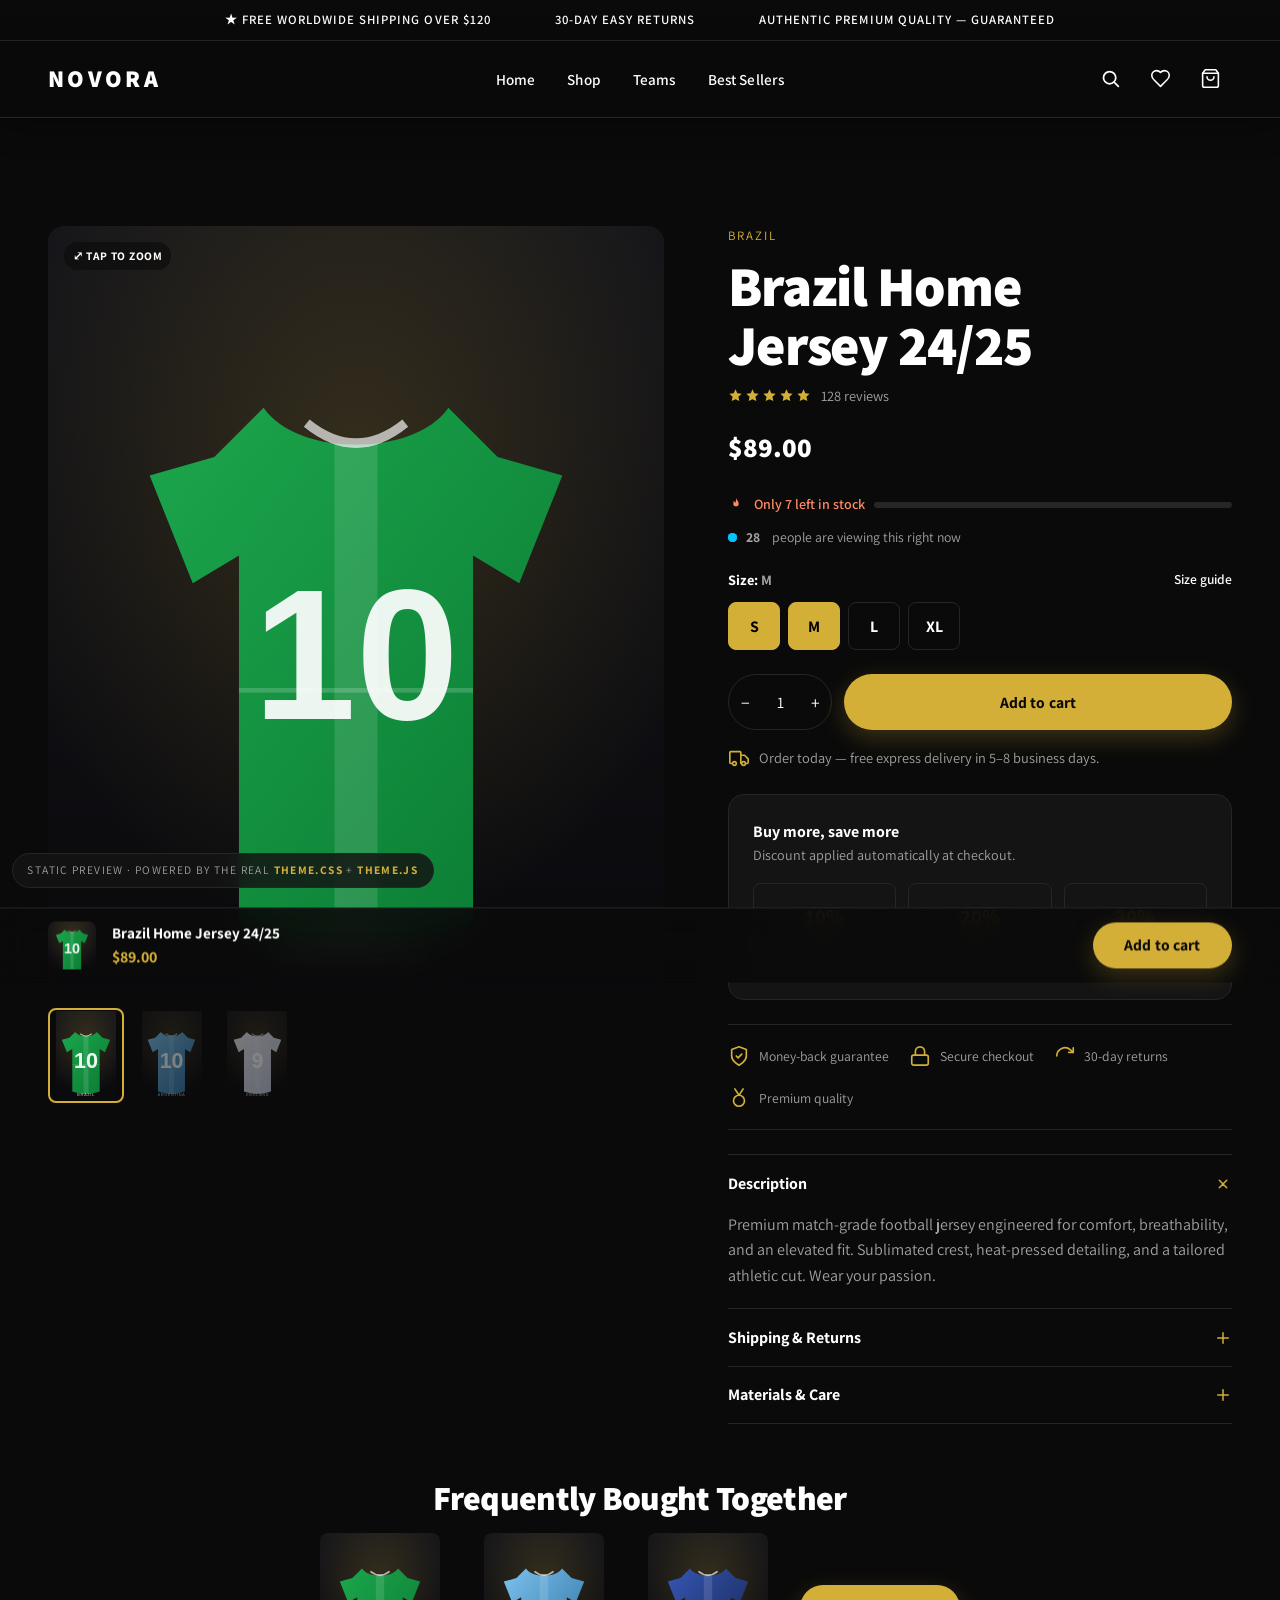
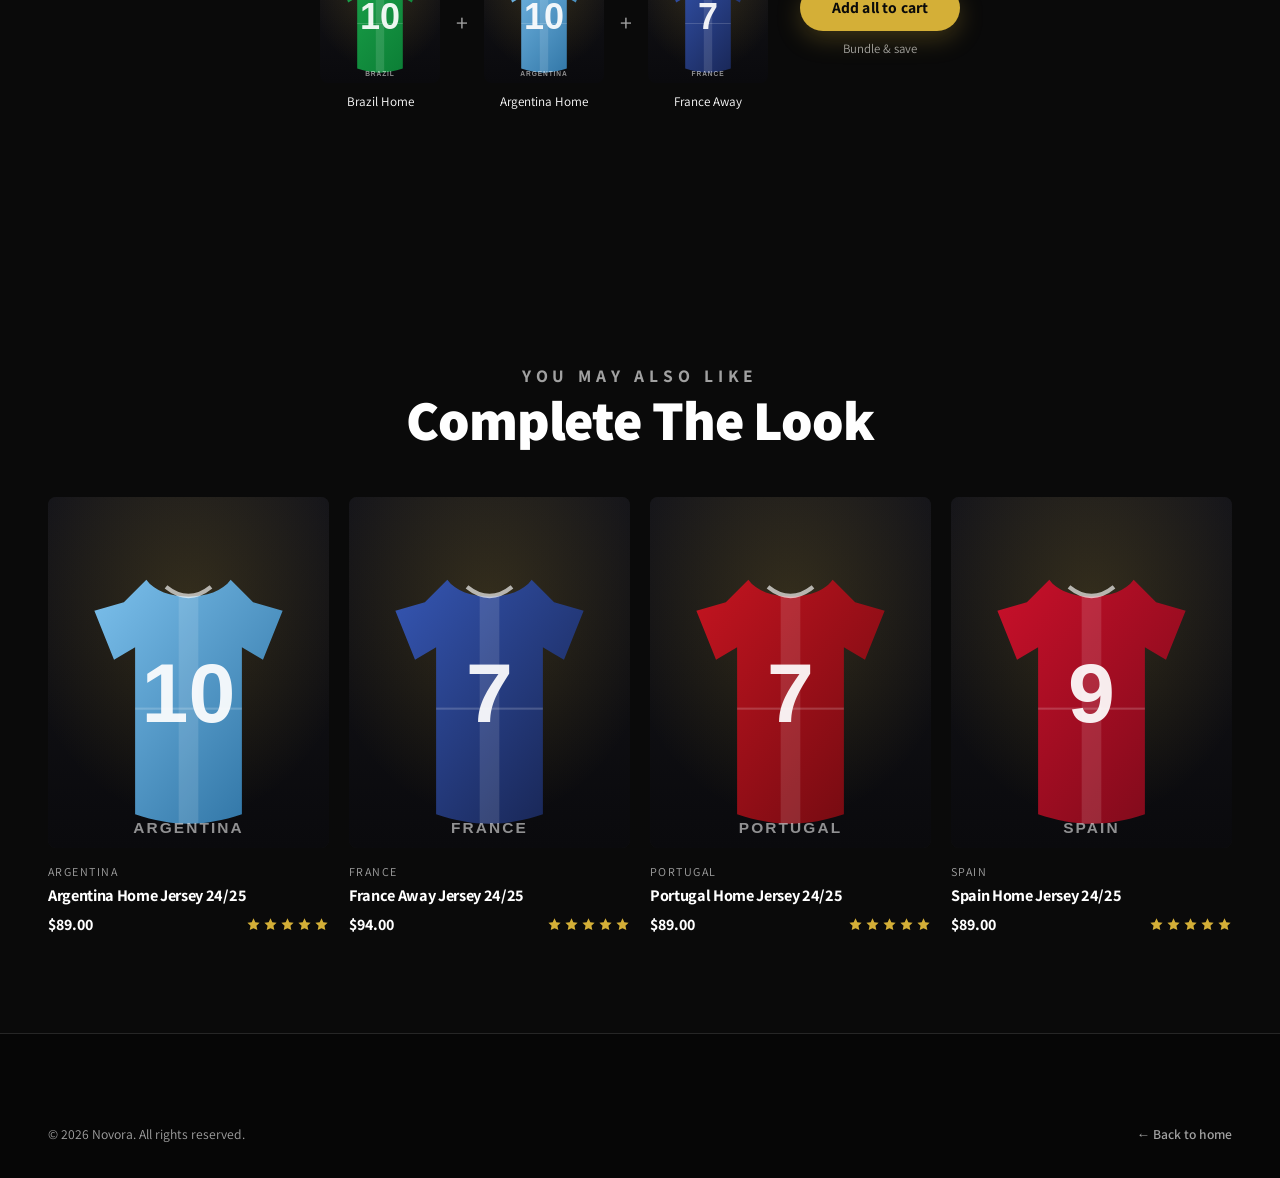
<file: preview/product.html>
<!doctype html>
<html lang="en" data-button-style="pill">
<head>
  <meta charset="utf-8">
  <meta name="viewport" content="width=device-width, initial-scale=1, viewport-fit=cover">
  <title>Brazil Home Jersey 24/25 — Novora</title>
  <link rel="preconnect" href="https://fonts.googleapis.com">
  <link rel="preconnect" href="https://fonts.gstatic.com" crossorigin>
  <link href="https://fonts.googleapis.com/css2?family=Assistant:wght@400;600;700;800&display=swap" rel="stylesheet">
  <link rel="stylesheet" href="../assets/theme.css">
  <style>
    :root{
      --page-width:1400px; --section-spacing:96px; --radius:8px;
      --color-bg:#0A0A0A; --color-surface:#141414; --color-text:#FFFFFF; --color-muted:#A1A1A1;
      --color-accent:#D4AF37; --color-highlight:#00C2FF; --color-border:#262626; --color-button-text:#0A0A0A;
      --heading-scale:1.1; --body-scale:1;
      --font-heading:'Assistant',-apple-system,BlinkMacSystemFont,'Segoe UI',Roboto,sans-serif;
      --font-body:'Assistant',-apple-system,BlinkMacSystemFont,'Segoe UI',Roboto,sans-serif;
    }
    .preview-ribbon{position:fixed;bottom:12px;left:12px;z-index:120;background:rgba(20,20,20,.85);backdrop-filter:blur(8px);
      border:1px solid var(--color-border);border-radius:999px;padding:.45rem .9rem;font-size:.72rem;letter-spacing:.12em;
      text-transform:uppercase;color:var(--color-muted)}
    .preview-ribbon b{color:var(--color-accent)}
  </style>
</head>
<body class="template-product">
<a class="skip-to-content" href="#MainContent">Skip to content</a>

<div class="announcement-bar"><div class="page-width"><div class="announcement-bar__track">
  <span>★ Free worldwide shipping over $120</span><span>30-day easy returns</span><span>Authentic premium quality — guaranteed</span>
</div></div></div>

<div class="header-wrap" data-header data-scrolled="false" data-transparent="false">
  <header class="site-header"><div class="page-width"><div class="site-header__inner">
    <button class="header-icon nav-toggle" data-open="MobileMenu" aria-label="Menu"><svg viewBox="0 0 24 24" width="24" height="24" fill="none" stroke="currentColor" stroke-width="2" stroke-linecap="round"><path d="M3 6h18M3 12h18M3 18h18"/></svg></button>
    <a href="index.html" class="site-logo">NOVORA</a>
    <nav class="header-nav" aria-label="Menu">
      <div class="header-nav__item"><a href="index.html" class="header-nav__link">Home</a></div>
      <div class="header-nav__item"><a href="product.html" class="header-nav__link">Shop</a></div>
      <div class="header-nav__item"><a href="index.html#teams" class="header-nav__link">Teams</a></div>
      <div class="header-nav__item"><a href="index.html#sellers" class="header-nav__link">Best Sellers</a></div>
    </nav>
    <div class="header-actions">
      <button class="header-icon" data-open="SearchModal" aria-label="Search"><svg viewBox="0 0 24 24" width="21" height="21" fill="none" stroke="currentColor" stroke-width="2" stroke-linecap="round"><circle cx="11" cy="11" r="7"/><path d="m21 21-4.3-4.3"/></svg></button>
      <a href="#" class="header-icon" style="position:relative" aria-label="Wishlist"><svg viewBox="0 0 24 24" width="21" height="21" fill="none" stroke="currentColor" stroke-width="1.8" stroke-linecap="round" stroke-linejoin="round"><path d="M19 14c1.49-1.46 3-3.21 3-5.5A5.5 5.5 0 0 0 16.5 3c-1.76 0-3 .5-4.5 2-1.5-1.5-2.74-2-4.5-2A5.5 5.5 0 0 0 2 8.5c0 2.3 1.5 4.05 3 5.5l7 7Z"/></svg><span class="header-icon__count" data-wishlist-count hidden>0</span></a>
      <button class="header-icon" data-open="CartDrawer" aria-label="Cart"><svg viewBox="0 0 24 24" width="21" height="21" fill="none" stroke="currentColor" stroke-width="1.8" stroke-linecap="round" stroke-linejoin="round"><path d="M6 2 3 6v14a2 2 0 0 0 2 2h14a2 2 0 0 0 2-2V6l-3-4Z"/><path d="M3 6h18"/><path d="M16 10a4 4 0 0 1-8 0"/></svg><span class="header-icon__count" data-cart-count hidden>0</span></button>
    </div>
  </div></div></header>
</div>

<main id="MainContent">
<section class="section" data-product data-product-handle="brazil-home-2425" style="padding-top:calc(var(--header-height) + 2rem)">
  <div class="page-width"><div class="product">
    <!-- GALLERY -->
    <div class="product-gallery">
      <div class="gallery-main">
        <div class="gallery-main__slide is-active"><img src="img/jersey-1.svg" alt="Brazil Home Jersey front"></div>
        <div class="gallery-main__slide"><img src="img/jersey-2.svg" alt="Brazil Home Jersey detail"></div>
        <div class="gallery-main__slide"><img src="img/jersey-5.svg" alt="Brazil Home Jersey back"></div>
        <span class="badge" style="position:absolute;top:1rem;left:1rem;z-index:3;background:rgba(10,10,10,.6);backdrop-filter:blur(6px)">⤢ Tap to zoom</span>
      </div>
      <div class="gallery-thumbs">
        <button class="gallery-thumb is-active"><img src="img/jersey-1.svg" alt=""></button>
        <button class="gallery-thumb"><img src="img/jersey-2.svg" alt=""></button>
        <button class="gallery-thumb"><img src="img/jersey-5.svg" alt=""></button>
      </div>
    </div>

    <!-- INFO -->
    <div class="product-info" data-buybox>
      <div class="product-info__team">Brazil</div>
      <h1 class="product-info__title h2">Brazil Home Jersey 24/25</h1>
      <div class="product-info__rating">
        <span class="stars" role="img" aria-label="5 out of 5"><svg viewBox="0 0 24 24" width="15" height="15" fill="currentColor"><path d="m12 2 2.9 6.3 6.9.8-5.1 4.7 1.4 6.8L12 17.8 5.9 20.6l1.4-6.8L2.2 9.1l6.9-.8Z"/></svg><svg viewBox="0 0 24 24" width="15" height="15" fill="currentColor"><path d="m12 2 2.9 6.3 6.9.8-5.1 4.7 1.4 6.8L12 17.8 5.9 20.6l1.4-6.8L2.2 9.1l6.9-.8Z"/></svg><svg viewBox="0 0 24 24" width="15" height="15" fill="currentColor"><path d="m12 2 2.9 6.3 6.9.8-5.1 4.7 1.4 6.8L12 17.8 5.9 20.6l1.4-6.8L2.2 9.1l6.9-.8Z"/></svg><svg viewBox="0 0 24 24" width="15" height="15" fill="currentColor"><path d="m12 2 2.9 6.3 6.9.8-5.1 4.7 1.4 6.8L12 17.8 5.9 20.6l1.4-6.8L2.2 9.1l6.9-.8Z"/></svg><svg viewBox="0 0 24 24" width="15" height="15" fill="currentColor"><path d="m12 2 2.9 6.3 6.9.8-5.1 4.7 1.4 6.8L12 17.8 5.9 20.6l1.4-6.8L2.2 9.1l6.9-.8Z"/></svg></span>
        <span>128 reviews</span>
      </div>
      <div class="product-info__price" data-product-price>$89.00</div>

      <div class="urgency-row">
        <div class="low-stock"><svg viewBox="0 0 24 24" width="16" height="16" fill="currentColor"><path d="M12 2c1 3 4 4 4 8a4 4 0 0 1-8 0c0-1 .3-1.8.7-2.5C8 8.5 8 7 8 6c2 1 2.5 2 3 3 .8-1.6 1-4 1-7Z"/></svg> Only 7 left in stock <span class="low-stock__bar"><span class="low-stock__fill" style="width:58%"></span></span></div>
        <div class="visitor-count"><span class="pulse-dot"></span><strong data-visitor>18</strong>&nbsp;people are viewing this right now</div>
      </div>

      <form class="product-form" data-product-form>
        <input type="hidden" name="id" value="2002">
        <div class="product-options">
          <div class="option-group">
            <div class="option-group__head"><span class="option-group__label">Size: <span class="text-muted" data-selected-1>M</span></span>
              <a href="#" class="link-underline" style="font-size:.85rem">Size guide</a></div>
            <div class="size-list">
              <label class="size-chip"><input type="radio" name="Size" value="S">S</label>
              <label class="size-chip is-selected"><input type="radio" name="Size" value="M" checked>M</label>
              <label class="size-chip"><input type="radio" name="Size" value="L">L</label>
              <label class="size-chip"><input type="radio" name="Size" value="XL">XL</label>
            </div>
          </div>
        </div>
        <div class="product-purchase">
          <div class="qty" data-qty>
            <button type="button" data-qty-minus aria-label="Decrease">−</button>
            <input type="text" name="quantity" inputmode="numeric" value="1" data-qty-input aria-label="Quantity">
            <button type="button" data-qty-plus aria-label="Increase">+</button>
          </div>
          <button type="submit" class="btn btn--primary product-atc" data-atc data-add-label="Add to cart" data-sold-label="Sold out">
            <span data-atc-text>Add to cart</span>
          </button>
        </div>
      </form>

      <div class="trust-item mt-2" style="font-size:.9rem">
        <svg viewBox="0 0 24 24" width="20" height="20" fill="none" stroke="var(--color-accent)" stroke-width="1.8" stroke-linecap="round" stroke-linejoin="round"><path d="M14 18V6a1 1 0 0 0-1-1H3a1 1 0 0 0-1 1v11a1 1 0 0 0 1 1h1"/><path d="M14 9h4l4 4v4a1 1 0 0 1-1 1h-1"/><circle cx="7" cy="18" r="2"/><circle cx="17" cy="18" r="2"/></svg>
        <span>Order today — free express delivery in 5–8 business days.</span>
      </div>

      <div class="bundle">
        <strong>Buy more, save more</strong>
        <p class="text-muted mb-0" style="font-size:.88rem">Discount applied automatically at checkout.</p>
        <div class="bundle__tiers">
          <div class="bundle__tier"><strong>10%</strong><span>Buy 2</span></div>
          <div class="bundle__tier"><strong>20%</strong><span>Buy 3</span></div>
          <div class="bundle__tier"><strong>30%</strong><span>Buy 4+</span></div>
        </div>
      </div>

      <div class="trust-row">
        <div class="trust-item"><svg viewBox="0 0 24 24" width="22" height="22" fill="none" stroke="currentColor" stroke-width="1.8" stroke-linecap="round" stroke-linejoin="round"><path d="M12 22s8-4 8-10V5l-8-3-8 3v7c0 6 8 10 8 10Z"/><path d="m9 12 2 2 4-4"/></svg> Money-back guarantee</div>
        <div class="trust-item"><svg viewBox="0 0 24 24" width="22" height="22" fill="none" stroke="currentColor" stroke-width="1.8" stroke-linecap="round" stroke-linejoin="round"><rect x="3" y="11" width="18" height="11" rx="2"/><path d="M7 11V7a5 5 0 0 1 10 0v4"/></svg> Secure checkout</div>
        <div class="trust-item"><svg viewBox="0 0 24 24" width="22" height="22" fill="none" stroke="currentColor" stroke-width="1.8" stroke-linecap="round" stroke-linejoin="round"><path d="M3 12a9 9 0 0 1 15-6.7L21 8"/><path d="M21 3v5h-5"/></svg> 30-day returns</div>
        <div class="trust-item"><svg viewBox="0 0 24 24" width="22" height="22" fill="none" stroke="currentColor" stroke-width="1.8" stroke-linecap="round" stroke-linejoin="round"><circle cx="12" cy="15" r="6"/><path d="M7.5 2 12 9l4.5-7"/></svg> Premium quality</div>
      </div>

      <div class="accordion">
        <div class="accordion__item">
          <button class="accordion__trigger" aria-expanded="true">Description <span class="accordion__icon"><svg viewBox="0 0 24 24" width="18" height="18" fill="none" stroke="currentColor" stroke-width="2" stroke-linecap="round"><path d="M12 5v14M5 12h14"/></svg></span></button>
          <div class="accordion__panel" style="max-height:none"><div class="accordion__panel-inner">Premium match-grade football jersey engineered for comfort, breathability, and an elevated fit. Sublimated crest, heat-pressed detailing, and a tailored athletic cut. Wear your passion.</div></div>
        </div>
        <div class="accordion__item">
          <button class="accordion__trigger" aria-expanded="false">Shipping &amp; Returns <span class="accordion__icon"><svg viewBox="0 0 24 24" width="18" height="18" fill="none" stroke="currentColor" stroke-width="2" stroke-linecap="round"><path d="M12 5v14M5 12h14"/></svg></span></button>
          <div class="accordion__panel"><div class="accordion__panel-inner">Free worldwide shipping over $120. Delivery in 5–8 business days. 30-day easy returns &amp; exchanges.</div></div>
        </div>
        <div class="accordion__item">
          <button class="accordion__trigger" aria-expanded="false">Materials &amp; Care <span class="accordion__icon"><svg viewBox="0 0 24 24" width="18" height="18" fill="none" stroke="currentColor" stroke-width="2" stroke-linecap="round"><path d="M12 5v14M5 12h14"/></svg></span></button>
          <div class="accordion__panel"><div class="accordion__panel-inner">100% premium breathable polyester. Machine wash cold, hang dry. Do not iron print.</div></div>
        </div>
      </div>
    </div>
  </div>

  <!-- FBT -->
  <div class="section--tight" data-reveal>
    <h3 class="text-center">Frequently Bought Together</h3>
    <div class="fbt" style="justify-content:center">
      <div class="fbt__item"><img src="img/jersey-1.svg" alt=""><span style="font-size:.82rem;text-align:center">Brazil Home</span></div>
      <span class="fbt__plus">+</span>
      <div class="fbt__item"><img src="img/jersey-2.svg" alt=""><span style="font-size:.82rem;text-align:center">Argentina Home</span></div>
      <span class="fbt__plus">+</span>
      <div class="fbt__item"><img src="img/jersey-3.svg" alt=""><span style="font-size:.82rem;text-align:center">France Away</span></div>
      <div style="display:flex;flex-direction:column;align-items:center;gap:.5rem;margin-left:1rem">
        <button class="btn btn--primary" data-bundle-add data-ids="1002,1003,2002">Add all to cart</button>
        <span class="text-muted" style="font-size:.8rem">Bundle &amp; save</span>
      </div>
    </div>
  </div>

  <script type="application/json" data-product-json>
  {"options":["Size"],"variants":[
    {"id":2001,"available":true,"price":8900,"compare_at_price":null,"options":["S"]},
    {"id":2002,"available":true,"price":8900,"compare_at_price":null,"options":["M"]},
    {"id":2003,"available":true,"price":8900,"compare_at_price":null,"options":["L"]},
    {"id":2004,"available":false,"price":8900,"compare_at_price":null,"options":["XL"]}
  ]}
  </script>
</section>

<!-- RELATED -->
<section class="section"><div class="page-width">
  <div class="section-head" data-reveal><p class="eyebrow">You May Also Like</p><h2>Complete The Look</h2></div>
  <div class="product-grid" id="relatedGrid"></div>
</div></section>
</main>

<!-- STICKY ATC -->
<div class="sticky-atc" data-sticky-atc data-visible="false"><div class="page-width"><div class="sticky-atc__inner">
  <img src="img/jersey-1.svg" alt="" style="border-radius:8px;width:48px;height:48px;object-fit:cover">
  <div class="sticky-atc__info"><div class="sticky-atc__title">Brazil Home Jersey 24/25</div><div class="sticky-atc__price" data-sticky-price>$89.00</div></div>
  <form class="product-form" data-product-form data-sticky-form><input type="hidden" name="id" value="2002"><input type="hidden" name="quantity" value="1">
    <button type="submit" class="btn btn--primary sticky-atc__btn">Add to cart</button></form>
</div></div></div>

<footer class="site-footer"><div class="page-width">
  <div class="footer-bottom" style="margin-top:0;border-top:0">
    <div>© 2026 Novora. All rights reserved.</div>
    <a href="index.html" class="link-underline">← Back to home</a>
  </div>
</div></footer>

<!-- OVERLAYS -->
<div class="overlay" data-overlay data-active="false"></div>
<aside id="CartDrawer" class="cart-drawer" data-panel aria-hidden="true" role="dialog" aria-label="Your cart">
  <header class="cart-drawer__head"><h2 class="cart-drawer__title">Your cart</h2>
    <button class="cart-drawer__close" data-close aria-label="Close"><svg viewBox="0 0 24 24" width="24" height="24" fill="none" stroke="currentColor" stroke-width="2" stroke-linecap="round"><path d="M18 6 6 18M6 6l12 12"/></svg></button></header>
  <div class="cart-drawer__body" data-cart-body>
    <div class="ship-bar" data-shipbar><div class="ship-bar__text" data-shipbar-text></div><div class="ship-bar__track"><div class="ship-bar__fill" data-shipbar-fill></div></div></div>
    <div class="cart-upsell"><div class="cart-upsell__title">You might also like</div>
      <div class="cart-upsell__item"><img src="img/jersey-5.svg#" alt=""><div><div style="font-weight:600;font-size:.88rem">England Home Jersey</div><div class="text-muted" style="font-size:.82rem">$85.00</div></div><button class="cart-upsell__add" data-upsell-add="1005">Add</button></div>
    </div>
  </div>
  <footer class="cart-drawer__foot" data-cart-foot hidden>
    <div class="cart-discount"><input type="text" placeholder="Discount code"><button class="btn btn--secondary">Apply</button></div>
    <div class="cart-subtotal"><span>Subtotal</span><span data-cart-subtotal></span></div>
    <button class="btn btn--primary btn--full btn--lg">Checkout</button>
    <p class="cart-taxnote">Taxes and shipping calculated at checkout</p>
  </footer>
</aside>
<nav id="MobileMenu" class="mobile-drawer" data-panel aria-hidden="true" aria-label="Menu">
  <div class="flex-between" style="margin-bottom:1.5rem"><span class="site-logo">NOVORA</span>
    <button class="cart-drawer__close" data-close aria-label="Close"><svg viewBox="0 0 24 24" width="24" height="24" fill="none" stroke="currentColor" stroke-width="2" stroke-linecap="round"><path d="M18 6 6 18M6 6l12 12"/></svg></button></div>
  <div class="mobile-drawer__links"><a href="index.html">Home</a><a href="product.html">Shop</a><a href="index.html#teams">Teams</a></div>
</nav>
<div id="SearchModal" class="modal" data-panel aria-hidden="true">
  <div class="modal__backdrop" data-close></div>
  <div class="modal__dialog" style="width:min(640px,100%);align-self:flex-start;margin-top:12vh"><div class="modal__body" style="text-align:left;padding:1.5rem">
    <form style="display:flex;gap:.6rem" onsubmit="event.preventDefault()"><input type="search" placeholder="Search jerseys, teams..." style="flex:1;background:var(--color-bg);border:1px solid var(--color-border);color:#fff;border-radius:999px;padding:0 1.2rem;height:54px"><button class="btn btn--primary">Search</button></form>
  </div></div>
</div>

<div class="preview-ribbon">Static preview · powered by the real <b>theme.css</b> + <b>theme.js</b></div>

<script>
(function(){
  var stars='<span class="stars">'+('<svg viewBox="0 0 24 24" width="15" height="15" fill="currentColor"><path d="m12 2 2.9 6.3 6.9.8-5.1 4.7 1.4 6.8L12 17.8 5.9 20.6l1.4-6.8L2.2 9.1l6.9-.8Z"/></svg>'.repeat(5))+'</span>';
  var heart='<svg viewBox="0 0 24 24" fill="none" stroke="#fff" stroke-width="1.8"><path d="M19 14c1.49-1.46 3-3.21 3-5.5A5.5 5.5 0 0 0 16.5 3c-1.76 0-3 .5-4.5 2-1.5-1.5-2.74-2-4.5-2A5.5 5.5 0 0 0 2 8.5c0 2.3 1.5 4.05 3 5.5l7 7Z"/></svg>';
  var rel=[['1002','Argentina','Argentina Home Jersey 24/25','$89.00',2],['1003','France','France Away Jersey 24/25','$94.00',3],['1004','Portugal','Portugal Home Jersey 24/25','$89.00',4],['1006','Spain','Spain Home Jersey 24/25','$89.00',6]];
  document.getElementById('relatedGrid').innerHTML=rel.map(function(p){
    return '<article class="product-card" data-reveal><a href="product.html" class="product-card__media">'+
      '<img class="product-card__img is-solo media-fade" src="img/jersey-'+p[4]+'.svg" alt="'+p[2]+'">'+
      '<button class="product-card__wishlist" data-wishlist="'+p[0]+'" aria-label="Wishlist">'+heart+'</button>'+
      '<div class="product-card__quickadd"><button class="btn btn--primary btn--full" data-quick-add="'+p[0]+'">Quick add</button></div></a>'+
      '<div class="product-card__body"><div class="product-card__team">'+p[1]+'</div><h3 class="product-card__title"><a href="product.html">'+p[2]+'</a></h3>'+
      '<div class="product-card__meta"><span class="price">'+p[3]+'</span>'+stars+'</div></div></article>';
  }).join('');
})();
</script>
<script src="preview-shim.js"></script>
<script src="../assets/theme.js"></script>
</body>
</html>
</file>
<file: assets/theme.css>
/* ==========================================================================
   NOVORA — Premium Football Jersey Theme
   Design system + components
   ========================================================================== */

/* ---------- Design tokens ---------- */
:root {
  --page-width: 1400px;
  --section-spacing: 96px;
  --radius: 8px;
  --radius-lg: 16px;
  --gutter: clamp(16px, 4vw, 48px);

  --color-bg: #0A0A0A;
  --color-surface: #141414;
  --color-text: #FFFFFF;
  --color-muted: #A1A1A1;
  --color-accent: #D4AF37;
  --color-highlight: #00C2FF;
  --color-border: #262626;
  --color-button-text: #0A0A0A;

  --font-heading: 'Assistant', -apple-system, BlinkMacSystemFont, 'Segoe UI', Roboto, Helvetica, Arial, sans-serif;
  --font-body: 'Assistant', -apple-system, BlinkMacSystemFont, 'Segoe UI', Roboto, Helvetica, Arial, sans-serif;

  --heading-scale: 1.1;
  --body-scale: 1;

  --ease: cubic-bezier(0.22, 1, 0.36, 1);
  --ease-out: cubic-bezier(0.16, 1, 0.3, 1);
  --transition: 400ms var(--ease);

  --shadow-sm: 0 1px 2px rgba(0,0,0,0.4);
  --shadow-md: 0 8px 30px rgba(0,0,0,0.35);
  --shadow-lg: 0 24px 60px rgba(0,0,0,0.5);
  --shadow-glow: 0 0 0 1px rgba(212,175,55,0.18), 0 18px 50px rgba(212,175,55,0.10);

  --header-height: 76px;
}

/* ---------- Reset ---------- */
*, *::before, *::after { box-sizing: border-box; }
html { -webkit-text-size-adjust: 100%; scroll-behavior: smooth; }
@media (prefers-reduced-motion: reduce) {
  html { scroll-behavior: auto; }
  *, *::before, *::after { animation-duration: 0.001ms !important; transition-duration: 0.001ms !important; }
}
body {
  margin: 0;
  font-family: var(--font-body);
  font-size: calc(16px * var(--body-scale));
  line-height: 1.6;
  color: var(--color-text);
  background: var(--color-bg);
  -webkit-font-smoothing: antialiased;
  text-rendering: optimizeLegibility;
  overflow-x: hidden;
}
img, svg, video { display: block; max-width: 100%; height: auto; }
a { color: inherit; text-decoration: none; }
button { font-family: inherit; cursor: pointer; border: 0; background: none; color: inherit; }
input, select, textarea { font-family: inherit; font-size: 1rem; }
ul, ol { margin: 0; padding: 0; list-style: none; }
:focus-visible { outline: 2px solid var(--color-highlight); outline-offset: 3px; border-radius: 2px; }

/* ---------- Typography ---------- */
h1, h2, h3, h4, h5, h6 {
  font-family: var(--font-heading);
  font-weight: 800;
  line-height: 1.05;
  letter-spacing: -0.02em;
  margin: 0 0 0.4em;
  text-wrap: balance;
}
.h1, h1 { font-size: calc(clamp(2.4rem, 6vw, 5rem) * var(--heading-scale)); }
.h2, h2 { font-size: calc(clamp(1.9rem, 4vw, 3.2rem) * var(--heading-scale)); }
.h3, h3 { font-size: calc(clamp(1.4rem, 2.4vw, 2rem) * var(--heading-scale)); }
h4 { font-size: 1.25rem; }
p { margin: 0 0 1em; }
.eyebrow {
  font-size: 0.78rem;
  font-weight: 700;
  letter-spacing: 0.28em;
  text-transform: uppercase;
  color: var(--color-accent);
  margin: 0 0 1rem;
}
.text-muted { color: var(--color-muted); }
.text-gradient {
  background: linear-gradient(100deg, #fff 0%, var(--color-accent) 60%, var(--color-highlight) 120%);
  -webkit-background-clip: text;
  background-clip: text;
  color: transparent;
}

/* ---------- Layout ---------- */
.page-width { max-width: var(--page-width); margin: 0 auto; padding-inline: var(--gutter); }
.section { padding-block: var(--section-spacing); }
.section--tight { padding-block: calc(var(--section-spacing) * 0.6); }
.section-head { max-width: 640px; margin: 0 auto 3rem; text-align: center; }
.section-head--left { margin-inline: 0; text-align: left; max-width: none; }
.section-head p { color: var(--color-muted); font-size: 1.1rem; margin: 0; }
.visually-hidden {
  position: absolute !important; width: 1px; height: 1px; padding: 0; margin: -1px;
  overflow: hidden; clip: rect(0 0 0 0); white-space: nowrap; border: 0;
}
.skip-to-content {
  position: absolute; left: 1rem; top: -60px; z-index: 1000;
  background: var(--color-accent); color: #000; padding: 0.6rem 1rem; border-radius: var(--radius);
  transition: top 200ms var(--ease);
}
.skip-to-content:focus { top: 1rem; }

/* ---------- Buttons ---------- */
.btn {
  --btn-radius: 999px;
  display: inline-flex; align-items: center; justify-content: center; gap: 0.55em;
  padding: 0.95em 2em; font-weight: 700; font-size: 0.98rem; letter-spacing: 0.01em;
  border-radius: var(--btn-radius); position: relative; overflow: hidden; isolation: isolate;
  transition: transform var(--transition), box-shadow var(--transition), background var(--transition), color var(--transition);
  white-space: nowrap; line-height: 1;
}
[data-button-style="square"] .btn, [data-button-style="square"] { --btn-radius: 2px; }
[data-button-style="rounded"] .btn { --btn-radius: 10px; }
.btn::after {
  content: ""; position: absolute; inset: 0; z-index: -1;
  background: linear-gradient(120deg, transparent 0%, rgba(255,255,255,0.25) 50%, transparent 100%);
  transform: translateX(-130%); transition: transform 700ms var(--ease);
}
.btn:hover::after { transform: translateX(130%); }
.btn:active { transform: scale(0.97); }
.btn--primary {
  background: var(--color-accent); color: var(--color-button-text);
  box-shadow: 0 8px 24px rgba(212,175,55,0.25);
}
.btn--primary:hover { transform: translateY(-2px); box-shadow: 0 14px 34px rgba(212,175,55,0.4); }
.btn--secondary {
  background: transparent; color: var(--color-text);
  box-shadow: inset 0 0 0 1.5px rgba(255,255,255,0.6);
}
.btn--secondary:hover { background: var(--color-text); color: var(--color-bg); transform: translateY(-2px); }
.btn--highlight { background: var(--color-highlight); color: #04141c; box-shadow: 0 8px 24px rgba(0,194,255,0.3); }
.btn--highlight:hover { transform: translateY(-2px); box-shadow: 0 14px 34px rgba(0,194,255,0.45); }
.btn--ghost { padding-inline: 0; }
.btn--full { width: 100%; }
.btn--lg { padding: 1.1em 2.4em; font-size: 1.05rem; }
.btn:disabled { opacity: 0.5; cursor: not-allowed; }
.btn-spinner { width: 16px; height: 16px; border-radius: 999px; border: 2px solid rgba(0,0,0,0.3); border-top-color: currentColor; display: inline-block; animation: spin 0.7s linear infinite; vertical-align: middle; }
@keyframes spin { to { transform: rotate(360deg); } }

.link-underline { position: relative; font-weight: 600; }
.link-underline::after {
  content: ""; position: absolute; left: 0; bottom: -3px; width: 100%; height: 1.5px;
  background: currentColor; transform: scaleX(0); transform-origin: right; transition: transform 350ms var(--ease);
}
.link-underline:hover::after { transform: scaleX(1); transform-origin: left; }

/* ---------- Badges & pills ---------- */
.badge {
  display: inline-flex; align-items: center; gap: 0.4em;
  font-size: 0.72rem; font-weight: 700; letter-spacing: 0.06em; text-transform: uppercase;
  padding: 0.4em 0.75em; border-radius: 999px;
}
.badge--sale { background: var(--color-highlight); color: #04141c; }
.badge--soldout { background: #333; color: #ddd; }
.badge--new { background: var(--color-accent); color: #000; }

/* ---------- Reveal animations ---------- */
[data-reveal] {
  opacity: 0; transform: translateY(28px);
  transition: opacity 800ms var(--ease-out), transform 800ms var(--ease-out);
  transition-delay: var(--reveal-delay, 0ms);
}
[data-reveal].is-visible { opacity: 1; transform: none; }
@media (prefers-reduced-motion: reduce) {
  [data-reveal] { opacity: 1; transform: none; }
}

/* ---------- Rating stars ---------- */
.stars { display: inline-flex; gap: 2px; color: var(--color-accent); line-height: 1; }
.stars svg { width: 15px; height: 15px; }
.stars .star--empty { color: #3a3a3a; }

/* ==========================================================================
   HEADER
   ========================================================================== */
.header-wrap { position: sticky; top: 0; z-index: 100; }
.announcement-bar {
  background: var(--color-bg); color: var(--color-text);
  border-bottom: 1px solid var(--color-border);
  font-size: 0.8rem; letter-spacing: 0.08em; text-transform: uppercase; font-weight: 600;
  overflow: hidden;
}
.announcement-bar__track { display: flex; gap: 4rem; padding: 0.6rem 0; justify-content: center; }
.announcement-bar__track span { display: inline-flex; align-items: center; gap: 0.6rem; }

.site-header {
  background: transparent;
  transition: background var(--transition), backdrop-filter var(--transition), box-shadow var(--transition), border-color var(--transition);
  border-bottom: 1px solid transparent;
}
.site-header__inner {
  display: grid; grid-template-columns: 1fr auto 1fr; align-items: center;
  gap: 1rem; min-height: var(--header-height);
}
.header-wrap[data-scrolled="true"] .site-header,
.header-wrap[data-transparent="false"] .site-header {
  background: rgba(10,10,10,0.78); backdrop-filter: saturate(180%) blur(18px);
  border-bottom-color: var(--color-border); box-shadow: var(--shadow-md);
}
.site-logo { font-family: var(--font-heading); font-weight: 800; font-size: 1.5rem; letter-spacing: 0.14em; text-transform: uppercase; justify-self: start; }
.site-logo img { max-height: 38px; width: auto; }
.header-nav { display: flex; justify-content: center; gap: 2rem; }
.header-nav__item { position: relative; }
.header-nav__link {
  display: inline-flex; align-items: center; gap: 0.35rem; padding: 0.6rem 0;
  font-weight: 600; font-size: 0.95rem; letter-spacing: 0.01em;
}
.header-nav__link::after {
  content: ""; position: absolute; left: 0; bottom: 0.3rem; height: 2px; width: 100%;
  background: var(--color-accent); transform: scaleX(0); transform-origin: left; transition: transform 300ms var(--ease);
}
.header-nav__item:hover .header-nav__link::after { transform: scaleX(1); }
.header-actions { display: flex; align-items: center; gap: 0.35rem; justify-self: end; }
.header-icon {
  position: relative; width: 44px; height: 44px; display: inline-flex; align-items: center; justify-content: center;
  border-radius: 999px; transition: background var(--transition), transform var(--transition);
}
.header-icon:hover { background: rgba(255,255,255,0.08); transform: translateY(-1px); }
.header-icon svg { width: 21px; height: 21px; }
.header-icon__count {
  position: absolute; top: 6px; right: 4px; min-width: 18px; height: 18px; padding: 0 4px;
  background: var(--color-accent); color: #000; border-radius: 999px;
  font-size: 0.68rem; font-weight: 800; display: grid; place-items: center; line-height: 1;
}
.header-icon__count[hidden] { display: none; }

/* Mega menu */
.mega-menu {
  position: absolute; top: 100%; left: 50%; transform: translate(-50%, 12px);
  width: min(880px, 90vw); background: var(--color-surface); border: 1px solid var(--color-border);
  border-radius: var(--radius-lg); box-shadow: var(--shadow-lg); padding: 1.75rem;
  display: grid; grid-template-columns: repeat(3, 1fr) 1.2fr; gap: 1.5rem;
  opacity: 0; visibility: hidden; transition: opacity 250ms var(--ease), transform 250ms var(--ease); z-index: 50;
}
.header-nav__item--has-mega:hover .mega-menu { opacity: 1; visibility: visible; transform: translate(-50%, 6px); }
.mega-menu__col-title { font-size: 0.78rem; letter-spacing: 0.16em; text-transform: uppercase; color: var(--color-muted); margin-bottom: 0.9rem; }
.mega-menu__link { display: block; padding: 0.35rem 0; color: var(--color-text); transition: color 200ms var(--ease), padding 200ms var(--ease); }
.mega-menu__link:hover { color: var(--color-accent); padding-left: 6px; }
.mega-menu__feature { border-radius: var(--radius); overflow: hidden; position: relative; min-height: 220px; display: flex; align-items: flex-end; }
.mega-menu__feature img { position: absolute; inset: 0; width: 100%; height: 100%; object-fit: cover; }
.mega-menu__feature-body { position: relative; padding: 1.2rem; background: linear-gradient(transparent, rgba(0,0,0,0.85)); width: 100%; }

/* Mobile nav toggle */
.nav-toggle { display: none; }
@media (max-width: 990px) {
  .header-nav { display: none; }
  .site-header__inner { grid-template-columns: auto 1fr auto; }
  .nav-toggle { display: inline-flex; }
  .site-logo { justify-self: center; }
}

/* Mobile drawer */
.mobile-drawer {
  position: fixed; inset: 0 30% 0 0; max-width: 420px; width: 88%; z-index: 300;
  background: var(--color-surface); transform: translateX(-100%);
  transition: transform 450ms var(--ease); display: flex; flex-direction: column;
  border-right: 1px solid var(--color-border); padding: 1.5rem;
}
.mobile-drawer[aria-hidden="false"] { transform: none; }
.mobile-drawer__links a { display: block; padding: 0.9rem 0; font-size: 1.25rem; font-weight: 700; border-bottom: 1px solid var(--color-border); }

/* ---------- Overlay ---------- */
.overlay {
  position: fixed; inset: 0; background: rgba(0,0,0,0.6); backdrop-filter: blur(4px);
  opacity: 0; visibility: hidden; transition: opacity 350ms var(--ease); z-index: 250;
}
.overlay[data-active="true"] { opacity: 1; visibility: visible; }

/* ==========================================================================
   HERO
   ========================================================================== */
.hero {
  position: relative; min-height: 100svh; display: flex; align-items: center;
  overflow: hidden; margin-top: calc(-1 * var(--header-height));
}
.hero__media { position: absolute; inset: 0; z-index: 0; }
.hero__media img, .hero__media video { width: 100%; height: 100%; object-fit: cover; will-change: transform; }
.hero__overlay {
  position: absolute; inset: 0; z-index: 1;
  background:
    radial-gradient(120% 80% at 20% 30%, rgba(0,194,255,0.12), transparent 60%),
    linear-gradient(180deg, rgba(10,10,10,0.55) 0%, rgba(10,10,10,0.35) 40%, rgba(10,10,10,0.92) 100%);
}
.hero__content { position: relative; z-index: 2; padding-block: calc(var(--header-height) + 2rem) 6rem; max-width: 760px; }
.hero__eyebrow { color: var(--color-highlight); }
.hero__title { margin-bottom: 1.2rem; }
.hero__subtitle { font-size: clamp(1.05rem, 2vw, 1.35rem); color: rgba(255,255,255,0.85); max-width: 560px; margin-bottom: 2.4rem; }
.hero__actions { display: flex; flex-wrap: wrap; gap: 1rem; }
.hero__scroll {
  position: absolute; bottom: 2rem; left: 50%; transform: translateX(-50%); z-index: 2;
  display: flex; flex-direction: column; align-items: center; gap: 0.5rem;
  font-size: 0.72rem; letter-spacing: 0.25em; text-transform: uppercase; color: rgba(255,255,255,0.7);
}
.hero__scroll-line { width: 1px; height: 46px; background: linear-gradient(var(--color-accent), transparent); position: relative; overflow: hidden; }
.hero__scroll-line::after { content: ""; position: absolute; top: 0; left: 0; width: 100%; height: 40%; background: var(--color-accent); animation: scrollDot 2s var(--ease) infinite; }
@keyframes scrollDot { 0% { transform: translateY(-100%); } 100% { transform: translateY(260%); } }

.hero-anim { opacity: 0; transform: translateY(40px); animation: heroIn 1s var(--ease-out) forwards; }
.hero-anim--1 { animation-delay: 0.15s; }
.hero-anim--2 { animation-delay: 0.35s; }
.hero-anim--3 { animation-delay: 0.55s; }
.hero-anim--4 { animation-delay: 0.75s; }
@keyframes heroIn { to { opacity: 1; transform: none; } }

/* ==========================================================================
   FEATURED TEAMS / COLLECTION GRID
   ========================================================================== */
.team-grid { display: grid; grid-template-columns: repeat(auto-fill, minmax(260px, 1fr)); gap: 1.25rem; }
.team-card {
  position: relative; border-radius: var(--radius-lg); overflow: hidden; aspect-ratio: 3 / 4;
  background: var(--color-surface); isolation: isolate;
}
.team-card__img { position: absolute; inset: 0; width: 100%; height: 100%; object-fit: cover; transition: transform 800ms var(--ease); }
.team-card:hover .team-card__img { transform: scale(1.08); }
.team-card__accent { position: absolute; top: 0; left: 0; right: 0; height: 5px; z-index: 2; }
.team-card__overlay { position: absolute; inset: 0; z-index: 1; background: linear-gradient(transparent 30%, rgba(0,0,0,0.85)); }
.team-card__body { position: absolute; inset: auto 0 0 0; z-index: 2; padding: 1.4rem; }
.team-card__name { font-size: 1.4rem; margin-bottom: 0.2rem; }
.team-card__count { font-size: 0.85rem; color: rgba(255,255,255,0.7); }
.team-card__cta {
  display: inline-flex; align-items: center; gap: 0.5rem; margin-top: 1rem; font-weight: 700;
  opacity: 0; transform: translateY(12px); transition: opacity 350ms var(--ease), transform 350ms var(--ease); color: var(--color-accent);
}
.team-card:hover .team-card__cta { opacity: 1; transform: none; }

/* ==========================================================================
   PRODUCT CARDS / SLIDER
   ========================================================================== */
.product-slider { position: relative; }
.product-track {
  display: grid; grid-auto-flow: column; grid-auto-columns: minmax(260px, 1fr);
  gap: 1.25rem; overflow-x: auto; scroll-snap-type: x mandatory;
  scroll-padding-inline: var(--gutter); padding-bottom: 0.5rem;
  scrollbar-width: none;
}
.product-track::-webkit-scrollbar { display: none; }
.product-track > * { scroll-snap-align: start; }
.product-grid { display: grid; grid-template-columns: repeat(auto-fill, minmax(240px, 1fr)); gap: 1.5rem 1.25rem; }

.product-card { position: relative; }
.product-card__media {
  position: relative; display: block; border-radius: var(--radius); overflow: hidden;
  background: var(--color-surface); aspect-ratio: 4 / 5;
}
.product-card__img { width: 100%; height: 100%; object-fit: cover; transition: opacity 500ms var(--ease), transform 700ms var(--ease); }
.product-card__img--two { position: absolute; inset: 0; opacity: 0; }
.product-card__media:hover .product-card__img--one { opacity: 0; }
.product-card__media:hover .product-card__img--two { opacity: 1; transform: scale(1.05); }
.product-card__media:hover .product-card__img--one.is-solo { opacity: 1; transform: scale(1.06); }
.product-card__badges { position: absolute; top: 0.75rem; left: 0.75rem; z-index: 2; display: flex; flex-direction: column; gap: 0.4rem; }
.product-card__wishlist {
  position: absolute; top: 0.75rem; right: 0.75rem; z-index: 2; width: 40px; height: 40px; border-radius: 999px;
  background: rgba(10,10,10,0.55); backdrop-filter: blur(6px); display: grid; place-items: center;
  opacity: 0; transform: translateY(-6px); transition: opacity 300ms var(--ease), transform 300ms var(--ease), background 200ms;
}
.product-card:hover .product-card__wishlist { opacity: 1; transform: none; }
.product-card__wishlist svg { width: 19px; height: 19px; fill: none; stroke: #fff; stroke-width: 1.8; transition: fill 200ms, stroke 200ms; }
.product-card__wishlist.is-active svg { fill: var(--color-highlight); stroke: var(--color-highlight); }
.product-card__quickadd {
  position: absolute; left: 0.75rem; right: 0.75rem; bottom: 0.75rem; z-index: 2;
  opacity: 0; transform: translateY(14px); transition: opacity 350ms var(--ease), transform 350ms var(--ease);
}
.product-card__media:hover .product-card__quickadd,
.product-card:focus-within .product-card__quickadd { opacity: 1; transform: none; }
.product-card__body { padding-top: 0.9rem; }
.product-card__team { font-size: 0.75rem; letter-spacing: 0.12em; text-transform: uppercase; color: var(--color-muted); margin-bottom: 0.2rem; }
.product-card__title { font-size: 1.02rem; font-weight: 700; margin-bottom: 0.35rem; line-height: 1.25; }
.product-card__meta { display: flex; align-items: center; justify-content: space-between; gap: 0.5rem; margin-top: 0.4rem; }
.price { display: inline-flex; align-items: baseline; gap: 0.5rem; font-weight: 700; }
.price__sale { color: var(--color-highlight); }
.price__compare { color: var(--color-muted); text-decoration: line-through; font-weight: 500; font-size: 0.9em; }

.slider-nav { display: flex; gap: 0.5rem; }
.slider-nav button {
  width: 46px; height: 46px; border-radius: 999px; border: 1px solid var(--color-border);
  display: grid; place-items: center; transition: background var(--transition), border-color var(--transition), transform var(--transition);
}
.slider-nav button:hover { background: var(--color-surface); border-color: var(--color-accent); transform: translateY(-2px); }
.slider-nav button:disabled { opacity: 0.35; cursor: not-allowed; transform: none; }

/* ==========================================================================
   WHY CHOOSE / FEATURES
   ========================================================================== */
.feature-grid { display: grid; grid-template-columns: repeat(auto-fit, minmax(200px, 1fr)); gap: 1.25rem; }
.feature-card {
  background: var(--color-surface); border: 1px solid var(--color-border); border-radius: var(--radius-lg);
  padding: 2rem 1.5rem; text-align: center; transition: transform var(--transition), border-color var(--transition), box-shadow var(--transition);
}
.feature-card:hover { transform: translateY(-6px); border-color: rgba(212,175,55,0.4); box-shadow: var(--shadow-glow); }
.feature-card__icon {
  width: 64px; height: 64px; margin: 0 auto 1.2rem; border-radius: 999px; display: grid; place-items: center;
  background: radial-gradient(circle at 30% 30%, rgba(212,175,55,0.25), rgba(212,175,55,0.05));
  color: var(--color-accent); transition: transform var(--transition);
}
.feature-card:hover .feature-card__icon { transform: scale(1.12) rotate(-6deg); }
.feature-card__icon svg { width: 30px; height: 30px; }
.feature-card h3 { font-size: 1.1rem; margin-bottom: 0.4rem; }
.feature-card p { color: var(--color-muted); font-size: 0.92rem; margin: 0; }

/* ==========================================================================
   FEATURED COLLECTION BANNER + COUNTDOWN
   ========================================================================== */
.promo-banner { position: relative; border-radius: var(--radius-lg); overflow: hidden; min-height: 520px; display: flex; align-items: center; }
.promo-banner__media { position: absolute; inset: 0; }
.promo-banner__media img { width: 100%; height: 100%; object-fit: cover; }
.promo-banner__overlay {
  position: absolute; inset: 0;
  background: linear-gradient(100deg, rgba(10,10,10,0.92) 0%, rgba(10,10,10,0.6) 45%, rgba(0,194,255,0.12) 100%);
}
.promo-banner__content { position: relative; z-index: 2; padding: clamp(2rem, 5vw, 4.5rem); max-width: 620px; }
.countdown { display: flex; gap: 0.75rem; margin: 1.75rem 0 2rem; }
.countdown__unit {
  background: rgba(255,255,255,0.06); border: 1px solid var(--color-border); border-radius: var(--radius);
  padding: 0.85rem 0.5rem; min-width: 76px; text-align: center; backdrop-filter: blur(8px);
}
.countdown__num { font-size: 2rem; font-weight: 800; font-variant-numeric: tabular-nums; line-height: 1; font-family: var(--font-heading); }
.countdown__label { font-size: 0.68rem; letter-spacing: 0.15em; text-transform: uppercase; color: var(--color-muted); margin-top: 0.45rem; }

/* ==========================================================================
   TESTIMONIALS
   ========================================================================== */
.testi-track {
  display: grid; grid-auto-flow: column; grid-auto-columns: minmax(330px, 1fr); gap: 1.25rem;
  overflow-x: auto; scroll-snap-type: x mandatory; scroll-padding-inline: var(--gutter); scrollbar-width: none;
}
.testi-track::-webkit-scrollbar { display: none; }
.testi-card {
  scroll-snap-align: start; background: var(--color-surface); border: 1px solid var(--color-border);
  border-radius: var(--radius-lg); padding: 1.75rem; display: flex; flex-direction: column; gap: 1rem;
}
.testi-card__quote { font-size: 1.05rem; line-height: 1.55; }
.testi-card__foot { display: flex; align-items: center; gap: 0.85rem; margin-top: auto; }
.testi-card__avatar { width: 48px; height: 48px; border-radius: 999px; object-fit: cover; }
.testi-card__name { font-weight: 700; font-size: 0.95rem; }
.testi-card__verified { display: inline-flex; align-items: center; gap: 0.3rem; font-size: 0.78rem; color: var(--color-highlight); }
.testi-card__photo { border-radius: var(--radius); overflow: hidden; aspect-ratio: 16/10; }
.testi-card__photo img { width: 100%; height: 100%; object-fit: cover; }

/* ==========================================================================
   SOCIAL GALLERY
   ========================================================================== */
.social-grid { display: grid; grid-template-columns: repeat(auto-fill, minmax(180px, 1fr)); gap: 0.5rem; }
.social-tile { position: relative; aspect-ratio: 1; overflow: hidden; border-radius: var(--radius); }
.social-tile img { width: 100%; height: 100%; object-fit: cover; transition: transform 700ms var(--ease); }
.social-tile:hover img { transform: scale(1.1); }
.social-tile__icon { position: absolute; inset: 0; display: grid; place-items: center; background: rgba(10,10,10,0.5); opacity: 0; transition: opacity 300ms var(--ease); color: #fff; }
.social-tile:hover .social-tile__icon { opacity: 1; }

/* ==========================================================================
   NEWSLETTER
   ========================================================================== */
.newsletter { text-align: center; }
.newsletter__inner {
  max-width: 640px; margin: 0 auto; background: var(--color-surface);
  border: 1px solid var(--color-border); border-radius: var(--radius-lg); padding: clamp(2rem, 5vw, 3.5rem);
}
.newsletter__form { display: flex; gap: 0.6rem; margin-top: 1.6rem; }
.newsletter__form input[type="email"] {
  flex: 1; background: var(--color-bg); border: 1px solid var(--color-border); color: var(--color-text);
  padding: 0 1.2rem; height: 56px; border-radius: 999px;
}
.newsletter__form input[type="email"]:focus { border-color: var(--color-accent); outline: none; }
[data-button-style="square"] .newsletter__form input,
[data-button-style="rounded"] .newsletter__form input { border-radius: 10px; }
.newsletter__note { font-size: 0.8rem; color: var(--color-muted); margin-top: 1rem; }
@media (max-width: 540px) { .newsletter__form { flex-direction: column; } .newsletter__form input { height: 52px; } }

/* ==========================================================================
   FOOTER
   ========================================================================== */
.site-footer { background: #060606; border-top: 1px solid var(--color-border); padding-block: 4rem 2rem; }
.footer-top { display: grid; grid-template-columns: 1.4fr repeat(3, 1fr); gap: 2.5rem; }
.footer-brand__logo { font-family: var(--font-heading); font-weight: 800; font-size: 1.6rem; letter-spacing: 0.14em; text-transform: uppercase; margin-bottom: 1rem; }
.footer-brand p { color: var(--color-muted); max-width: 320px; }
.footer-col__title { font-size: 0.8rem; letter-spacing: 0.16em; text-transform: uppercase; color: var(--color-muted); margin-bottom: 1.1rem; }
.footer-col a { display: block; padding: 0.4rem 0; color: rgba(255,255,255,0.82); transition: color 200ms var(--ease), padding 200ms var(--ease); }
.footer-col a:hover { color: var(--color-accent); padding-left: 5px; }
.footer-social { display: flex; gap: 0.6rem; margin-top: 1.4rem; }
.footer-social a { width: 42px; height: 42px; border-radius: 999px; border: 1px solid var(--color-border); display: grid; place-items: center; transition: background var(--transition), border-color var(--transition), transform var(--transition); }
.footer-social a:hover { background: var(--color-surface); border-color: var(--color-accent); transform: translateY(-3px); }
.footer-social svg { width: 18px; height: 18px; }
.footer-bottom { display: flex; flex-wrap: wrap; align-items: center; justify-content: space-between; gap: 1rem; margin-top: 3rem; padding-top: 1.6rem; border-top: 1px solid var(--color-border); color: var(--color-muted); font-size: 0.85rem; }
.footer-selectors { display: flex; gap: 0.75rem; }
.footer-selectors select { background: var(--color-surface); color: var(--color-text); border: 1px solid var(--color-border); border-radius: 999px; padding: 0.5rem 1rem; }
@media (max-width: 860px) { .footer-top { grid-template-columns: 1fr 1fr; } }
@media (max-width: 540px) { .footer-top { grid-template-columns: 1fr; } }

/* ==========================================================================
   CART DRAWER
   ========================================================================== */
.cart-drawer {
  position: fixed; top: 0; right: 0; bottom: 0; width: min(460px, 92vw); z-index: 300;
  background: var(--color-surface); border-left: 1px solid var(--color-border);
  transform: translateX(100%); transition: transform 450ms var(--ease);
  display: flex; flex-direction: column;
}
.cart-drawer[aria-hidden="false"] { transform: none; box-shadow: var(--shadow-lg); }
.cart-drawer__head { display: flex; align-items: center; justify-content: space-between; padding: 1.25rem 1.5rem; border-bottom: 1px solid var(--color-border); }
.cart-drawer__title { font-size: 1.25rem; }
.cart-drawer__close { width: 40px; height: 40px; border-radius: 999px; display: grid; place-items: center; transition: background 200ms; }
.cart-drawer__close:hover { background: rgba(255,255,255,0.08); }
.cart-drawer__body { flex: 1; overflow-y: auto; padding: 1.25rem 1.5rem; }
.cart-drawer__foot { border-top: 1px solid var(--color-border); padding: 1.25rem 1.5rem; }

.ship-bar { margin-bottom: 1.25rem; }
.ship-bar__text { font-size: 0.85rem; margin-bottom: 0.5rem; }
.ship-bar__text strong { color: var(--color-accent); }
.ship-bar__track { height: 7px; border-radius: 999px; background: var(--color-border); overflow: hidden; }
.ship-bar__fill { height: 100%; width: 0; background: linear-gradient(90deg, var(--color-accent), var(--color-highlight)); border-radius: 999px; transition: width 600ms var(--ease); }

.cart-line { display: grid; grid-template-columns: 72px 1fr auto; gap: 1rem; padding: 1rem 0; border-bottom: 1px solid var(--color-border); }
.cart-line__img { border-radius: var(--radius); overflow: hidden; background: var(--color-bg); aspect-ratio: 1; }
.cart-line__img img { width: 100%; height: 100%; object-fit: cover; }
.cart-line__title { font-weight: 700; font-size: 0.95rem; }
.cart-line__variant { color: var(--color-muted); font-size: 0.82rem; }
.cart-line__remove { color: var(--color-muted); font-size: 0.8rem; text-decoration: underline; margin-top: 0.4rem; }
.qty {
  display: inline-flex; align-items: center; border: 1px solid var(--color-border); border-radius: 999px; overflow: hidden; margin-top: 0.5rem;
}
.qty button { width: 32px; height: 32px; display: grid; place-items: center; font-size: 1.1rem; transition: background 150ms; }
.qty button:hover { background: rgba(255,255,255,0.07); }
.qty input { width: 38px; text-align: center; background: transparent; color: var(--color-text); border: 0; -moz-appearance: textfield; }
.qty input::-webkit-outer-spin-button, .qty input::-webkit-inner-spin-button { -webkit-appearance: none; margin: 0; }

.cart-upsell { margin-top: 1.5rem; }
.cart-upsell__title { font-size: 0.78rem; letter-spacing: 0.14em; text-transform: uppercase; color: var(--color-muted); margin-bottom: 0.9rem; }
.cart-upsell__item { display: grid; grid-template-columns: 56px 1fr auto; gap: 0.8rem; align-items: center; padding: 0.6rem 0; }
.cart-upsell__item img { width: 56px; height: 56px; object-fit: cover; border-radius: var(--radius); }
.cart-upsell__add { font-size: 0.8rem; font-weight: 700; color: var(--color-accent); border: 1px solid var(--color-border); border-radius: 999px; padding: 0.4rem 0.9rem; transition: background 200ms, border-color 200ms; }
.cart-upsell__add:hover { background: rgba(212,175,55,0.12); border-color: var(--color-accent); }

.cart-discount { display: flex; gap: 0.5rem; margin: 1rem 0; }
.cart-discount input { flex: 1; background: var(--color-bg); border: 1px solid var(--color-border); color: var(--color-text); border-radius: 999px; padding: 0 1rem; height: 46px; }
.cart-subtotal { display: flex; align-items: center; justify-content: space-between; font-size: 1.15rem; font-weight: 800; margin-bottom: 1rem; }
.cart-express { display: grid; gap: 0.5rem; margin-top: 0.75rem; }
.cart-taxnote { text-align: center; color: var(--color-muted); font-size: 0.78rem; margin-top: 0.75rem; }
.cart-empty { text-align: center; padding: 3rem 1rem; }

/* ==========================================================================
   PRODUCT PAGE
   ========================================================================== */
.product { display: grid; grid-template-columns: 1.1fr 0.9fr; gap: clamp(2rem, 5vw, 4rem); align-items: start; }
@media (max-width: 990px) { .product { grid-template-columns: 1fr; } }

.product-gallery { position: sticky; top: calc(var(--header-height) + 1.5rem); }
.gallery-main { position: relative; border-radius: var(--radius-lg); overflow: hidden; background: var(--color-surface); aspect-ratio: 4/5; }
.gallery-main__slide { position: absolute; inset: 0; opacity: 0; transition: opacity 400ms var(--ease); }
.gallery-main__slide.is-active { opacity: 1; position: relative; }
.gallery-main__slide img { width: 100%; height: 100%; object-fit: cover; cursor: zoom-in; }
.gallery-thumbs { display: flex; gap: 0.6rem; margin-top: 0.8rem; overflow-x: auto; scrollbar-width: none; }
.gallery-thumbs::-webkit-scrollbar { display: none; }
.gallery-thumb { flex: 0 0 76px; aspect-ratio: 4/5; border-radius: var(--radius); overflow: hidden; opacity: 0.5; border: 2px solid transparent; transition: opacity 200ms, border-color 200ms; }
.gallery-thumb img { width: 100%; height: 100%; object-fit: cover; }
.gallery-thumb.is-active { opacity: 1; border-color: var(--color-accent); }

.product-info { max-width: 540px; }
.product-info__team { font-size: 0.8rem; letter-spacing: 0.16em; text-transform: uppercase; color: var(--color-accent); margin-bottom: 0.6rem; }
.product-info__title { margin-bottom: 0.6rem; }
.product-info__rating { display: flex; align-items: center; gap: 0.6rem; margin-bottom: 1.2rem; color: var(--color-muted); font-size: 0.9rem; }
.product-info__price { font-size: 1.7rem; font-weight: 800; margin-bottom: 1.5rem; }

.product-options { margin-bottom: 1.5rem; }
.option-group { margin-bottom: 1.25rem; }
.option-group__head { display: flex; align-items: center; justify-content: space-between; margin-bottom: 0.7rem; }
.option-group__label { font-weight: 700; font-size: 0.9rem; }
.size-list { display: flex; flex-wrap: wrap; gap: 0.5rem; }
.size-chip {
  min-width: 52px; height: 48px; padding: 0 0.85rem; border-radius: var(--radius);
  border: 1.5px solid var(--color-border); display: inline-flex; align-items: center; justify-content: center;
  font-weight: 700; transition: border-color 200ms, background 200ms, color 200ms; background: transparent; color: var(--color-text);
}
.size-chip:hover { border-color: rgba(255,255,255,0.6); }
.size-chip input { position: absolute; opacity: 0; pointer-events: none; }
.size-chip.is-selected { border-color: var(--color-accent); background: var(--color-accent); color: #000; }
.size-chip.is-soldout { opacity: 0.4; text-decoration: line-through; cursor: not-allowed; }

.product-purchase { display: flex; gap: 0.75rem; margin-bottom: 1rem; }
.product-purchase .qty { margin-top: 0; height: 56px; }
.product-purchase .qty button { height: 100%; }
.product-atc { flex: 1; height: 56px; }

.trust-row { display: flex; flex-wrap: wrap; gap: 1.25rem; margin: 1.5rem 0; padding: 1.25rem 0; border-block: 1px solid var(--color-border); }
.trust-item { display: flex; align-items: center; gap: 0.55rem; font-size: 0.85rem; color: var(--color-muted); }
.trust-item svg { width: 22px; height: 22px; color: var(--color-accent); flex-shrink: 0; }

.urgency-row { display: flex; flex-direction: column; gap: 0.65rem; margin-bottom: 1.25rem; }
.low-stock { display: flex; align-items: center; gap: 0.6rem; font-size: 0.88rem; font-weight: 600; color: #ff8a65; }
.low-stock__bar { flex: 1; height: 6px; background: var(--color-border); border-radius: 999px; overflow: hidden; }
.low-stock__fill { height: 100%; background: linear-gradient(90deg, #ff8a65, #ff5252); border-radius: 999px; }
.visitor-count { display: flex; align-items: center; gap: 0.55rem; font-size: 0.86rem; color: var(--color-muted); }
.pulse-dot { width: 9px; height: 9px; border-radius: 999px; background: var(--color-highlight); position: relative; }
.pulse-dot::after { content: ""; position: absolute; inset: 0; border-radius: 999px; background: var(--color-highlight); animation: pulse 1.8s ease-out infinite; }
@keyframes pulse { 0% { transform: scale(1); opacity: 0.7; } 100% { transform: scale(3); opacity: 0; } }

/* Accordion */
.accordion { border-top: 1px solid var(--color-border); margin-top: 1.5rem; }
.accordion__item { border-bottom: 1px solid var(--color-border); }
.accordion__trigger { width: 100%; display: flex; align-items: center; justify-content: space-between; padding: 1.1rem 0; font-weight: 700; font-size: 1rem; text-align: left; }
.accordion__icon { transition: transform 300ms var(--ease); color: var(--color-accent); }
.accordion__trigger[aria-expanded="true"] .accordion__icon { transform: rotate(45deg); }
.accordion__panel { overflow: hidden; max-height: 0; transition: max-height 400ms var(--ease); }
.accordion__panel-inner { padding: 0 0 1.25rem; color: var(--color-muted); }

/* Bundle / FBT */
.bundle { background: var(--color-surface); border: 1px solid var(--color-border); border-radius: var(--radius-lg); padding: 1.5rem; margin-top: 1.5rem; }
.bundle__tiers { display: grid; grid-template-columns: repeat(3, 1fr); gap: 0.75rem; margin-top: 1rem; }
.bundle__tier { text-align: center; border: 1.5px solid var(--color-border); border-radius: var(--radius); padding: 1rem 0.5rem; transition: border-color 200ms, background 200ms; }
.bundle__tier:hover { border-color: var(--color-accent); }
.bundle__tier strong { display: block; font-size: 1.3rem; color: var(--color-accent); }
.bundle__tier span { font-size: 0.78rem; color: var(--color-muted); }

.fbt { display: flex; align-items: center; gap: 1rem; flex-wrap: wrap; margin-top: 1rem; }
.fbt__item { display: flex; flex-direction: column; align-items: center; gap: 0.5rem; width: 120px; }
.fbt__item img { width: 100%; aspect-ratio: 4/5; object-fit: cover; border-radius: var(--radius); }
.fbt__plus { font-size: 1.5rem; color: var(--color-muted); }

/* Sticky ATC bar */
.sticky-atc {
  position: fixed; left: 0; right: 0; bottom: 0; z-index: 90;
  background: rgba(10,10,10,0.9); backdrop-filter: blur(16px); border-top: 1px solid var(--color-border);
  transform: translateY(110%); transition: transform 400ms var(--ease); padding: 0.75rem 0;
}
.sticky-atc[data-visible="true"] { transform: none; }
.sticky-atc__inner { display: flex; align-items: center; gap: 1rem; }
.sticky-atc__info { flex: 1; min-width: 0; }
.sticky-atc__title { font-weight: 700; font-size: 0.95rem; overflow: hidden; text-overflow: ellipsis; white-space: nowrap; }
.sticky-atc__price { color: var(--color-accent); font-weight: 700; }
.sticky-atc__btn { white-space: nowrap; }
@media (max-width: 600px) { .sticky-atc__title { display: none; } }

/* Recently purchased toast */
.purchase-toast {
  position: fixed; left: 1rem; bottom: 1rem; z-index: 95; width: min(330px, calc(100vw - 2rem));
  background: var(--color-surface); border: 1px solid var(--color-border); border-radius: var(--radius-lg);
  box-shadow: var(--shadow-lg); padding: 0.85rem; display: flex; gap: 0.85rem; align-items: center;
  transform: translateY(140%); opacity: 0; transition: transform 500ms var(--ease), opacity 500ms var(--ease);
}
.purchase-toast[data-visible="true"] { transform: none; opacity: 1; }
.purchase-toast img { width: 50px; height: 50px; border-radius: var(--radius); object-fit: cover; }
.purchase-toast__name { font-weight: 700; font-size: 0.88rem; }
.purchase-toast__meta { font-size: 0.78rem; color: var(--color-muted); }
.purchase-toast__time { font-size: 0.72rem; color: var(--color-highlight); margin-top: 0.2rem; }

/* ==========================================================================
   COLLECTION PAGE
   ========================================================================== */
.collection-hero { position: relative; padding-block: calc(var(--header-height) + 3rem) 3rem; text-align: center; }
.collection-toolbar { display: flex; align-items: center; justify-content: space-between; gap: 1rem; margin-bottom: 2rem; flex-wrap: wrap; }
.collection-toolbar select { background: var(--color-surface); border: 1px solid var(--color-border); color: var(--color-text); border-radius: 999px; padding: 0.6rem 1.1rem; }
.collection-count { color: var(--color-muted); font-size: 0.9rem; }

/* ==========================================================================
   MODAL / POPUP
   ========================================================================== */
.modal { position: fixed; inset: 0; z-index: 400; display: grid; place-items: center; padding: 1.5rem; opacity: 0; visibility: hidden; transition: opacity 350ms var(--ease); }
.modal[data-active="true"] { opacity: 1; visibility: visible; }
.modal__backdrop { position: absolute; inset: 0; background: rgba(0,0,0,0.7); backdrop-filter: blur(6px); }
.modal__dialog {
  position: relative; z-index: 1; width: min(480px, 100%); background: var(--color-surface);
  border: 1px solid var(--color-border); border-radius: var(--radius-lg); overflow: hidden;
  transform: scale(0.94) translateY(12px); transition: transform 400ms var(--ease);
}
.modal[data-active="true"] .modal__dialog { transform: none; }
.modal__media { aspect-ratio: 16/9; overflow: hidden; }
.modal__media img { width: 100%; height: 100%; object-fit: cover; }
.modal__body { padding: 2rem; text-align: center; }
.modal__close { position: absolute; top: 0.75rem; right: 0.75rem; z-index: 2; width: 38px; height: 38px; border-radius: 999px; background: rgba(0,0,0,0.5); display: grid; place-items: center; }
.modal__discount { font-size: 2.4rem; font-weight: 800; color: var(--color-accent); }

/* ==========================================================================
   UTILITIES
   ========================================================================== */
.flex-between { display: flex; align-items: center; justify-content: space-between; gap: 1rem; }
.mt-1 { margin-top: 0.5rem; } .mt-2 { margin-top: 1rem; } .mt-3 { margin-top: 1.5rem; } .mt-4 { margin-top: 2rem; }
.mb-0 { margin-bottom: 0; }
.text-center { text-align: center; }
.grid-2 { display: grid; grid-template-columns: 1fr 1fr; gap: 1.25rem; }
@media (max-width: 700px) { .grid-2 { grid-template-columns: 1fr; } }
.no-scroll { overflow: hidden; }

/* Skeleton shimmer */
.skeleton { background: linear-gradient(100deg, var(--color-surface) 30%, #1d1d1d 50%, var(--color-surface) 70%); background-size: 200% 100%; animation: shimmer 1.4s infinite; border-radius: var(--radius); }
@keyframes shimmer { to { background-position: -200% 0; } }
.media-fade { opacity: 0; transition: opacity 600ms var(--ease); }
.media-fade.is-loaded { opacity: 1; }

@media (max-width: 749px) {
  :root { --section-spacing: 64px; }
  .section-head { margin-bottom: 2rem; }
  .product-gallery { position: static; }
}
</file>
